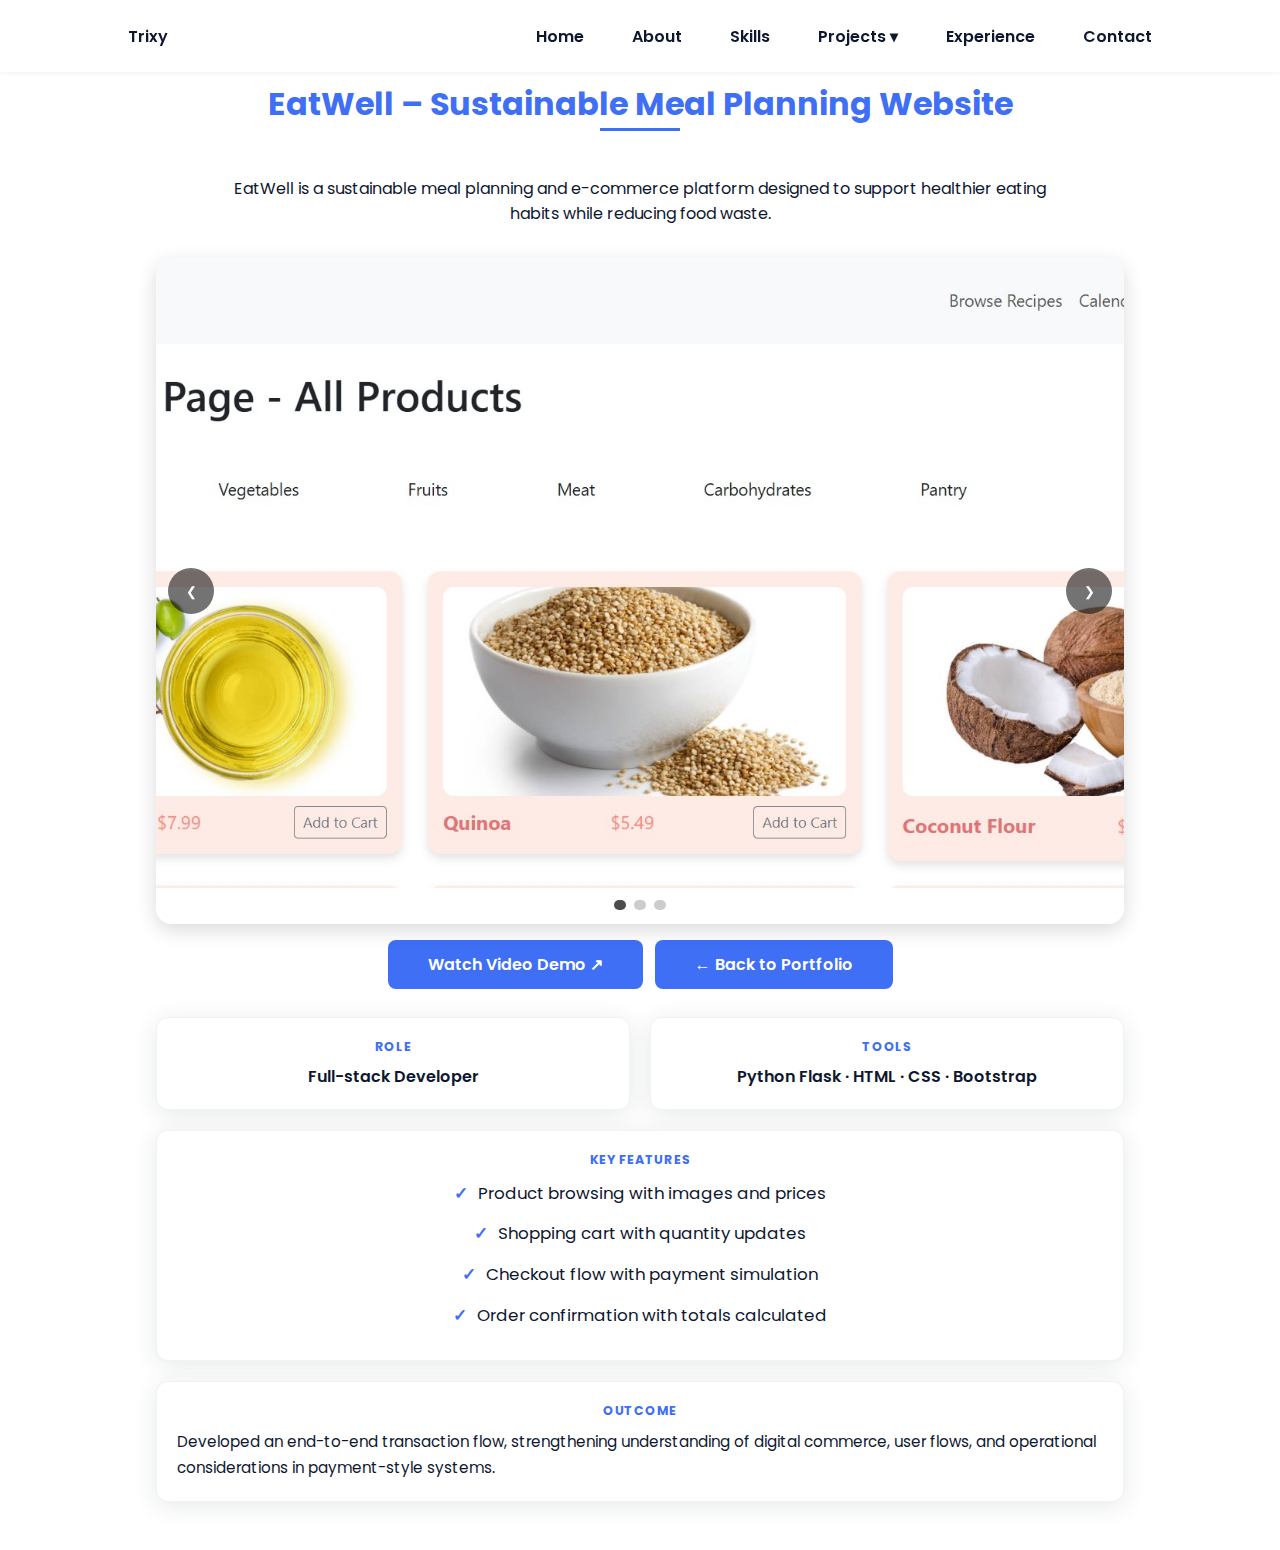
<file: project-eatwell.html>
<!-- =========================
     project-eatwell.html
     (Same layout/UX as PawPals page: navbar + full-slide carousel (auto+manual) + click image new tab + project summary cards)
========================= -->
<!DOCTYPE html>
<html lang="en">
<head>
  <meta charset="UTF-8" />
  <meta name="viewport" content="width=device-width, initial-scale=1" />
  <title>EatWell Project | Trixy Tan</title>

  <link rel="stylesheet" href="assets/css/styles.css" />

  <!-- Boxicons (for navbar toggle icon) -->
  <link href="https://cdn.jsdelivr.net/npm/boxicons@2.0.5/css/boxicons.min.css" rel="stylesheet" />

  <style>
    .project-wrapper{
      max-width: 1000px;
      margin: auto;
      text-align: center;
      padding: 0 16px;
    }

    /* --- CAROUSEL (auto + manual) --- */
    .carousel{
      position: relative;
      width: 100%;
      max-width: 980px;
      margin: 2rem auto 1rem;
      overflow: hidden;
      border-radius: 1rem;
      box-shadow: 0 6px 20px rgba(0,0,0,0.15);
      background: #fff;
    }

    .carousel__viewport{
      width: 100%;
      height: clamp(320px, 70vh, 680px);
    }

    .slides{
      display: flex;
      height: 100%;
      transition: transform 450ms ease;
      will-change: transform;
    }

    .slide{
      flex: 0 0 100%;
      height: 100%;
      position: relative;
    }

    .slide a{
      display: block;
      width: 100%;
      height: 100%;
    }

    /* fill the slide */
    .slide img{
      width: 100%;
      height: 100%;
      object-fit: cover;
      object-position: center;
      display: block;
    }

    .slide::after{
      content: "Click to view full image ↗";
      position: absolute;
      right: 14px;
      bottom: 14px;
      padding: 8px 10px;
      border-radius: 999px;
      background: rgba(0,0,0,0.55);
      color: #fff;
      font-size: 0.85rem;
      pointer-events: none;
      opacity: 0;
      transform: translateY(4px);
      transition: 180ms ease;
    }
    .carousel:hover .slide::after{ opacity: 1; transform: translateY(0); }

    .carousel__btn{
      position: absolute;
      top: 50%;
      transform: translateY(-50%);
      width: 46px;
      height: 46px;
      border: none;
      border-radius: 999px;
      background: rgba(0,0,0,0.55);
      color: #fff;
      cursor: pointer;
      display: grid;
      place-items: center;
      z-index: 3;
    }
    .carousel__btn:hover{ background: rgba(0,0,0,0.75); }
    .carousel__btn:active{ transform: translateY(-50%) scale(0.98); }
    .carousel__btn.prev{ left: 12px; }
    .carousel__btn.next{ right: 12px; }

    .carousel__dots{
      display: flex;
      gap: 8px;
      justify-content: center;
      padding: 12px 0 14px;
      background: #fff;
    }
    .dot{
      width: 10px;
      height: 10px;
      border-radius: 999px;
      border: none;
      background: rgba(0,0,0,0.2);
      cursor: pointer;
    }
    .dot.active{ background: rgba(0,0,0,0.7); }

    .project-actions{
      display: flex;
      justify-content: center;
      gap: 12px;
      flex-wrap: wrap;
      margin: 10px 0 28px;
    }

    /* Summary cards */
    .project-summary{
      display: grid;
      grid-template-columns: repeat(2, 1fr);
      gap: 1.25rem;
      margin-top: 1.5rem;
      text-align: left;
    }
    .project-card{
      background: #fff;
      border-radius: .75rem;
      padding: 1.25rem 1.25rem;
      box-shadow: 0px 4px 25px rgba(14, 36, 49, 0.10);
      border: 1px solid rgba(14, 36, 49, 0.06);
    }
    .project-card--wide{ grid-column: span 2; }

    .project-card__label{
      font-size: .78rem;
      font-weight: 700;
      letter-spacing: .06em;
      text-transform: uppercase;
      color: var(--first-color);
      margin-bottom: .55rem;
      text-align: center;
    }
    .project-card__value{
      font-size: 1rem;
      font-weight: 600;
      color: var(--second-color);
      line-height: 1.5;
      text-align: center;
    }
    .project-card__text{
      font-size: .95rem;
      line-height: 1.7;
      color: var(--second-color);
      text-align: left;
    }

    /* Centered checklist with ticks */
    .project-card__list{
      list-style: none;
      padding-left: 0;
      margin: 0;
    }
    .project-card__list li{
      display: flex;
      justify-content: center;
      align-items: center;
      gap: 0.6rem;
      font-size: 1.05rem;
      line-height: 1.85;
      margin-bottom: 0.6rem;
      text-align: center;
    }
    .project-card__list li::before{
      content: "✓";
      color: var(--first-color);
      font-weight: 700;
      flex-shrink: 0;
    }

    @media screen and (max-width: 576px){
      .project-summary{ grid-template-columns: 1fr; }
      .project-card--wide{ grid-column: auto; }
    }
  </style>
</head>

<body>
  <!-- NAVBAR (same as index, links back to index sections) -->
  <header class="l-header">
    <nav class="nav bd-grid">
      <div>
        <a href="index.html#home" class="nav__logo">Trixy</a>
      </div>

      <div class="nav__menu" id="nav-menu">
        <ul class="nav__list">
          <li class="nav__item"><a href="index.html#home" class="nav__link">Home</a></li>
          <li class="nav__item"><a href="index.html#about" class="nav__link">About</a></li>
          <li class="nav__item"><a href="index.html#skills" class="nav__link">Skills</a></li>

          <li class="nav__item nav__dropdown">
            <a href="index.html#projects" class="nav__link">Projects ▾</a>
            <ul class="nav__dropdown-menu">
              <li><a href="index.html#project1" class="nav__dropdown-link">EatWell</a></li>
              <li><a href="index.html#project2" class="nav__dropdown-link">Velvet Oasis Hotel</a></li>
              <li><a href="index.html#project3" class="nav__dropdown-link">Pawpals Website</a></li>
            </ul>
          </li>

          <li class="nav__item"><a href="index.html#work" class="nav__link">Experience</a></li>
          <li class="nav__item"><a href="index.html#contact" class="nav__link">Contact</a></li>
        </ul>
      </div>

      <div class="nav__toggle" id="nav-toggle">
        <i class="bx bx-menu"></i>
      </div>
    </nav>
  </header>

  <main class="l-main">
    <section class="section">
      <div class="project-wrapper">

        <h2 class="section-title">EatWell – Sustainable Meal Planning Website</h2>

        <p class="about__text" style="max-width: 820px; margin: 0 auto;">
          EatWell is a sustainable meal planning and e-commerce platform designed to support healthier eating habits while reducing food waste.
        </p>

        <!-- CAROUSEL -->
        <div class="carousel" id="carousel" aria-label="EatWell images carousel">
          <button class="carousel__btn prev" type="button" aria-label="Previous image">&#10094;</button>

          <div class="carousel__viewport">
            <div class="slides" id="slides">
              <div class="slide">
                <a href="assets/img/shopping cart.jpg" target="_blank" rel="noopener noreferrer" aria-label="Open full image: EatWell shopping page">
                  <img src="assets/img/shopping cart.jpg" alt="EatWell shopping page">
                </a>
              </div>
              <div class="slide">
                <a href="assets/img/checkout.jpg" target="_blank" rel="noopener noreferrer" aria-label="Open full image: EatWell cart page">
                  <img src="assets/img/checkout.jpg" alt="EatWell cart page">
                </a>
              </div>
              <div class="slide">
                <a href="assets/img/checkout page.jpg" target="_blank" rel="noopener noreferrer" aria-label="Open full image: EatWell order confirmation">
                  <img src="assets/img/checkout page.jpg" alt="EatWell order confirmation">
                </a>
              </div>
            </div>
          </div>

          <button class="carousel__btn next" type="button" aria-label="Next image">&#10095;</button>
          <div class="carousel__dots" id="dots" aria-label="Carousel navigation dots"></div>
        </div>

        <!-- Buttons under carousel -->
        <div class="project-actions">
          <!-- Put your EatWell deployed link here if you have one -->
         <a class="button" href="assets/vides/eatwelldemo.mp4" target="_blank" rel="noopener noreferrer">
  Watch Video Demo ↗
</a>


          <a href="index.html#projects" class="button secondary">
            ← Back to Portfolio
          </a>
        </div>

        <!-- SUMMARY CARDS -->
        <div class="project-summary">
          <div class="project-card">
            <div class="project-card__label">Role</div>
            <div class="project-card__value">Full-stack Developer</div>
          </div>

          <div class="project-card">
            <div class="project-card__label">Tools</div>
            <div class="project-card__value">Python Flask · HTML · CSS · Bootstrap</div>
          </div>

          <div class="project-card project-card--wide">
            <div class="project-card__label">Key Features</div>
            <ul class="project-card__list">
              <li>Product browsing with images and prices</li>
              <li>Shopping cart with quantity updates</li>
              <li>Checkout flow with payment simulation</li>
              <li>Order confirmation with totals calculated</li>
            </ul>
          </div>

          <div class="project-card project-card--wide">
            <div class="project-card__label">Outcome</div>
            <p class="project-card__text">
              Developed an end-to-end transaction flow, strengthening understanding of digital commerce,
              user flows, and operational considerations in payment-style systems.
            </p>
          </div>
        </div>

      </div>
    </section>
  </main>

  <script>
    // Mobile nav toggle (same behavior as index)
    const navMenu = document.getElementById("nav-menu");
    const navToggle = document.getElementById("nav-toggle");
    if (navToggle && navMenu) {
      navToggle.addEventListener("click", () => navMenu.classList.toggle("show"));
    }

    // Carousel logic (auto + manual)
    const carousel = document.getElementById("carousel");
    const slidesEl = document.getElementById("slides");
    const total = slidesEl.children.length;

    const prevBtn = carousel.querySelector(".carousel__btn.prev");
    const nextBtn = carousel.querySelector(".carousel__btn.next");
    const dotsEl = document.getElementById("dots");

    let index = 0;
    const AUTOPLAY_MS = 3500;
    let timer = null;

    const dots = [];
    for (let i = 0; i < total; i++) {
      const b = document.createElement("button");
      b.className = "dot" + (i === 0 ? " active" : "");
      b.type = "button";
      b.setAttribute("aria-label", "Go to image " + (i + 1));
      b.addEventListener("click", () => {
        goTo(i);
        restartAutoplay();
      });
      dotsEl.appendChild(b);
      dots.push(b);
    }

    function update() {
      slidesEl.style.transform = `translateX(-${index * 100}%)`;
      dots.forEach((d, i) => d.classList.toggle("active", i === index));
    }
    function goTo(i) {
      index = (i + total) % total;
      update();
    }
    function next() { goTo(index + 1); }
    function prev() { goTo(index - 1); }

    prevBtn.addEventListener("click", () => { prev(); restartAutoplay(); });
    nextBtn.addEventListener("click", () => { next(); restartAutoplay(); });

    document.addEventListener("keydown", (e) => {
      if (e.key === "ArrowLeft") { prev(); restartAutoplay(); }
      if (e.key === "ArrowRight") { next(); restartAutoplay(); }
    });

    function startAutoplay() {
      stopAutoplay();
      timer = setInterval(next, AUTOPLAY_MS);
    }
    function stopAutoplay() {
      if (timer) clearInterval(timer);
      timer = null;
    }
    function restartAutoplay() { startAutoplay(); }

    carousel.addEventListener("mouseenter", stopAutoplay);
    carousel.addEventListener("mouseleave", startAutoplay);
    carousel.addEventListener("focusin", stopAutoplay);
    carousel.addEventListener("focusout", startAutoplay);

    update();
    startAutoplay();
  </script>
</body>
</html>
</file>
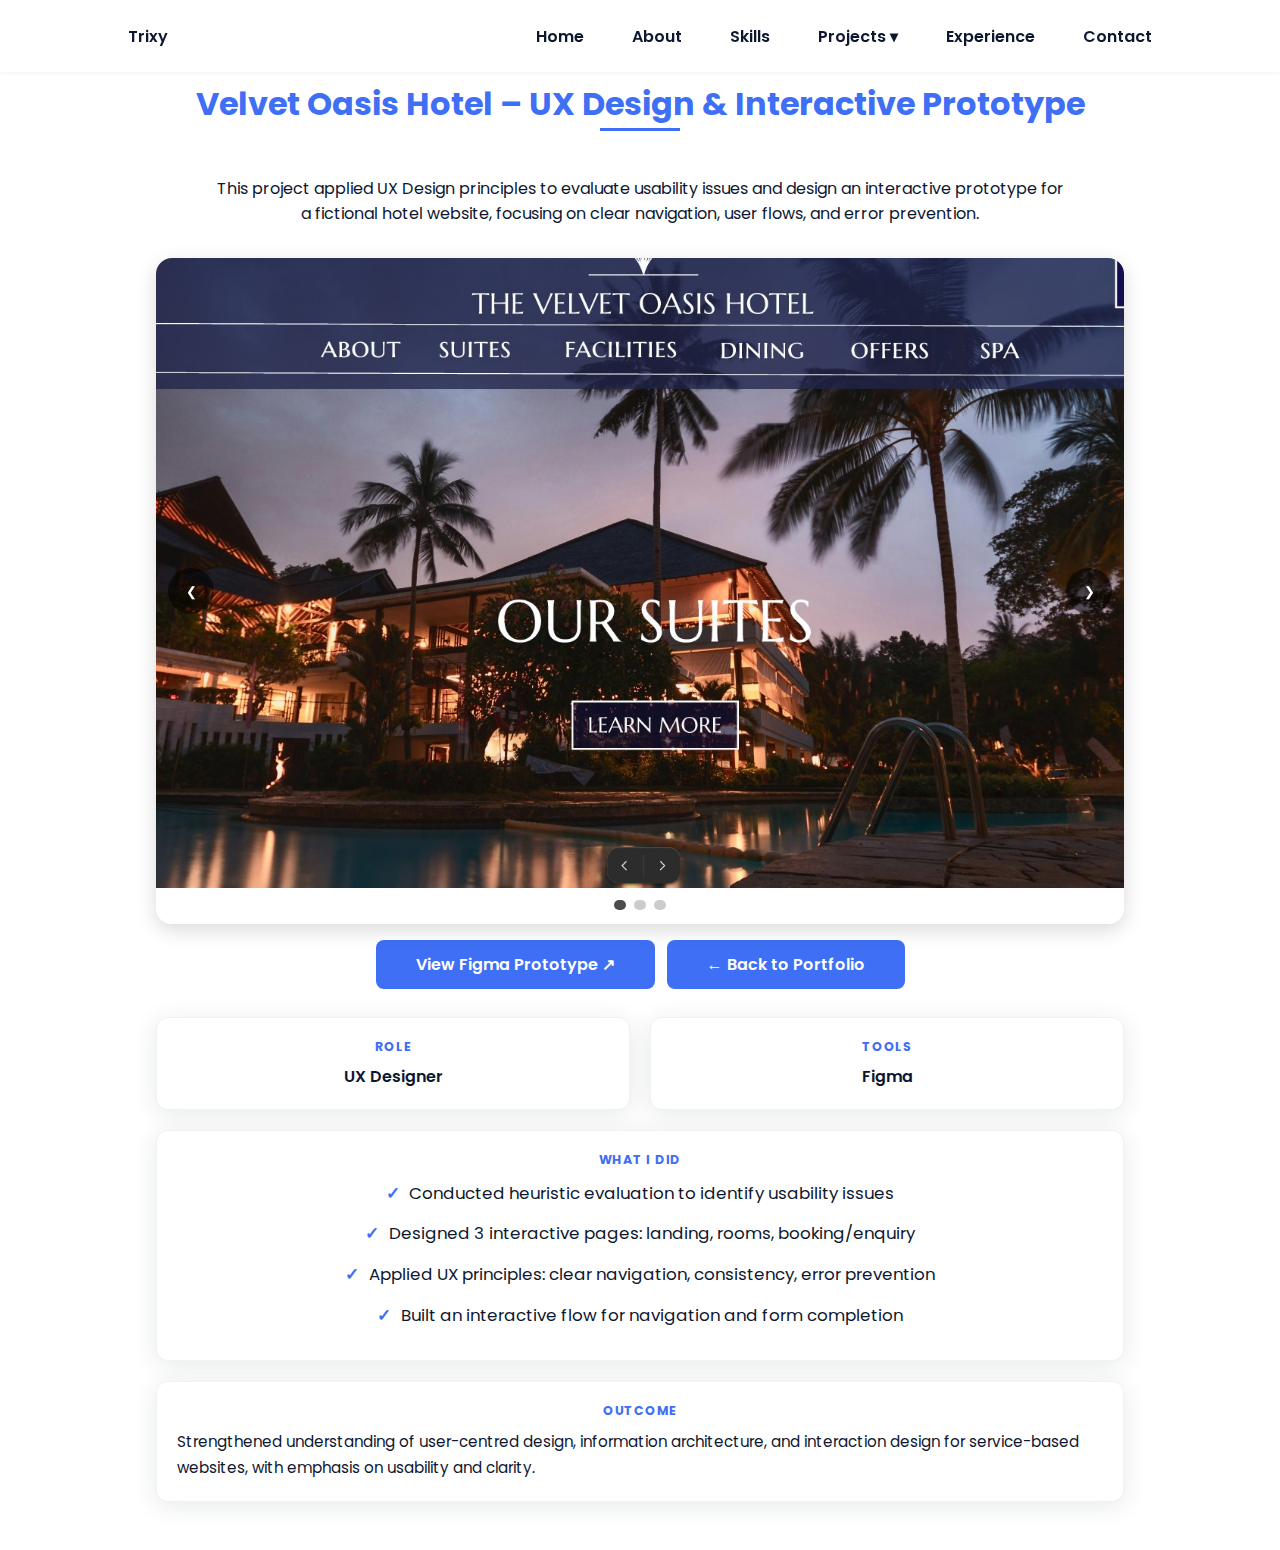
<file: project-ux.html>
<!-- =========================
     project-ux.html
     (Same layout/UX as PawPals page: navbar + full-slide carousel (auto+manual) + click image new tab + project summary cards)
========================= -->
<!DOCTYPE html>
<html lang="en">
<head>
  <meta charset="UTF-8" />
  <meta name="viewport" content="width=device-width, initial-scale=1" />
  <title>Velvet Oasis Hotel UX Project | Trixy Tan</title>

  <link rel="stylesheet" href="assets/css/styles.css" />

  <!-- Boxicons (for navbar toggle icon) -->
  <link href="https://cdn.jsdelivr.net/npm/boxicons@2.0.5/css/boxicons.min.css" rel="stylesheet" />

  <style>
    .project-wrapper{
      max-width: 1000px;
      margin: auto;
      text-align: center;
      padding: 0 16px;
    }

    /* --- CAROUSEL (auto + manual) --- */
    .carousel{
      position: relative;
      width: 100%;
      max-width: 980px;
      margin: 2rem auto 1rem;
      overflow: hidden;
      border-radius: 1rem;
      box-shadow: 0 6px 20px rgba(0,0,0,0.15);
      background: #fff;
    }

    .carousel__viewport{
      width: 100%;
      height: clamp(320px, 70vh, 680px);
    }

    .slides{
      display: flex;
      height: 100%;
      transition: transform 450ms ease;
      will-change: transform;
    }

    .slide{
      flex: 0 0 100%;
      height: 100%;
      position: relative;
    }

    .slide a{
      display: block;
      width: 100%;
      height: 100%;
    }

    .slide img{
      width: 100%;
      height: 100%;
      object-fit: cover;
      object-position: center;
      display: block;
    }

    .slide::after{
      content: "Click to view full image ↗";
      position: absolute;
      right: 14px;
      bottom: 14px;
      padding: 8px 10px;
      border-radius: 999px;
      background: rgba(0,0,0,0.55);
      color: #fff;
      font-size: 0.85rem;
      pointer-events: none;
      opacity: 0;
      transform: translateY(4px);
      transition: 180ms ease;
    }
    .carousel:hover .slide::after{ opacity: 1; transform: translateY(0); }

    .carousel__btn{
      position: absolute;
      top: 50%;
      transform: translateY(-50%);
      width: 46px;
      height: 46px;
      border: none;
      border-radius: 999px;
      background: rgba(0,0,0,0.55);
      color: #fff;
      cursor: pointer;
      display: grid;
      place-items: center;
      z-index: 3;
    }
    .carousel__btn:hover{ background: rgba(0,0,0,0.75); }
    .carousel__btn:active{ transform: translateY(-50%) scale(0.98); }
    .carousel__btn.prev{ left: 12px; }
    .carousel__btn.next{ right: 12px; }

    .carousel__dots{
      display: flex;
      gap: 8px;
      justify-content: center;
      padding: 12px 0 14px;
      background: #fff;
    }
    .dot{
      width: 10px;
      height: 10px;
      border-radius: 999px;
      border: none;
      background: rgba(0,0,0,0.2);
      cursor: pointer;
    }
    .dot.active{ background: rgba(0,0,0,0.7); }

    .project-actions{
      display: flex;
      justify-content: center;
      gap: 12px;
      flex-wrap: wrap;
      margin: 10px 0 28px;
    }

    /* Summary cards */
    .project-summary{
      display: grid;
      grid-template-columns: repeat(2, 1fr);
      gap: 1.25rem;
      margin-top: 1.5rem;
      text-align: left;
    }
    .project-card{
      background: #fff;
      border-radius: .75rem;
      padding: 1.25rem 1.25rem;
      box-shadow: 0px 4px 25px rgba(14, 36, 49, 0.10);
      border: 1px solid rgba(14, 36, 49, 0.06);
    }
    .project-card--wide{ grid-column: span 2; }

    .project-card__label{
      font-size: .78rem;
      font-weight: 700;
      letter-spacing: .06em;
      text-transform: uppercase;
      color: var(--first-color);
      margin-bottom: .55rem;
      text-align: center;
    }
    .project-card__value{
      font-size: 1rem;
      font-weight: 600;
      color: var(--second-color);
      line-height: 1.5;
      text-align: center;
    }
    .project-card__text{
      font-size: .95rem;
      line-height: 1.7;
      color: var(--second-color);
      text-align: left;
    }

    /* Centered checklist with ticks */
    .project-card__list{
      list-style: none;
      padding-left: 0;
      margin: 0;
    }
    .project-card__list li{
      display: flex;
      justify-content: center;
      align-items: center;
      gap: 0.6rem;
      font-size: 1.05rem;
      line-height: 1.85;
      margin-bottom: 0.6rem;
      text-align: center;
    }
    .project-card__list li::before{
      content: "✓";
      color: var(--first-color);
      font-weight: 700;
      flex-shrink: 0;
    }

    @media screen and (max-width: 576px){
      .project-summary{ grid-template-columns: 1fr; }
      .project-card--wide{ grid-column: auto; }
    }
  </style>
</head>

<body>
  <!-- NAVBAR -->
  <header class="l-header">
    <nav class="nav bd-grid">
      <div>
        <a href="index.html#home" class="nav__logo">Trixy</a>
      </div>

      <div class="nav__menu" id="nav-menu">
        <ul class="nav__list">
          <li class="nav__item"><a href="index.html#home" class="nav__link">Home</a></li>
          <li class="nav__item"><a href="index.html#about" class="nav__link">About</a></li>
          <li class="nav__item"><a href="index.html#skills" class="nav__link">Skills</a></li>

          <li class="nav__item nav__dropdown">
            <a href="index.html#projects" class="nav__link">Projects ▾</a>
            <ul class="nav__dropdown-menu">
              <li><a href="index.html#project1" class="nav__dropdown-link">Eatwell</a></li>
              <li><a href="index.html#project2" class="nav__dropdown-link">Velvet Oasis Hotel</a></li>
              <li><a href="index.html#project3" class="nav__dropdown-link">Pawpals Website</a></li>
            </ul>
          </li>

          <li class="nav__item"><a href="index.html#work" class="nav__link">Experience</a></li>
          <li class="nav__item"><a href="index.html#contact" class="nav__link">Contact</a></li>
        </ul>
      </div>

      <div class="nav__toggle" id="nav-toggle">
        <i class="bx bx-menu"></i>
      </div>
    </nav>
  </header>

  <main class="l-main">
    <section class="section">
      <div class="project-wrapper">

        <h2 class="section-title">Velvet Oasis Hotel – UX Design & Interactive Prototype</h2>

        <p class="about__text" style="max-width: 860px; margin: 0 auto;">
          This project applied UX Design principles to evaluate usability issues and design an interactive prototype
          for a fictional hotel website, focusing on clear navigation, user flows, and error prevention.
        </p>

        <!-- CAROUSEL -->
        <div class="carousel" id="carousel" aria-label="Velvet Oasis images carousel">
          <button class="carousel__btn prev" type="button" aria-label="Previous image">&#10094;</button>

          <div class="carousel__viewport">
            <div class="slides" id="slides">
              <div class="slide">
                <a href="assets/img/suites.jpg" target="_blank" rel="noopener noreferrer" aria-label="Open full image: Hotel landing page">
                  <img src="assets/img/suites.jpg" alt="Hotel landing page">
                </a>
              </div>
              <div class="slide">
                <a href="assets/img/suitespage.jpg" target="_blank" rel="noopener noreferrer" aria-label="Open full image: Rooms and facilities page">
                  <img src="assets/img/suitespage.jpg" alt="Rooms and facilities page">
                </a>
              </div>
              <div class="slide">
                <a href="assets/img/Facilities booking .jpg" target="_blank" rel="noopener noreferrer" aria-label="Open full image: Booking and enquiry form">
                  <img src="assets/img/Facilities booking .jpg" alt="Booking and enquiry form">
                </a>
              </div>
            </div>
          </div>

          <button class="carousel__btn next" type="button" aria-label="Next image">&#10095;</button>
          <div class="carousel__dots" id="dots" aria-label="Carousel navigation dots"></div>
        </div>

        <!-- Buttons under carousel -->
        <div class="project-actions">
          <!-- Put your Figma prototype link here -->
          <a class="button"
   href="https://www.figma.com/proto/I9ZI6Ey58xj0fZVEqRUDHS/Hotel-Website?node-id=247-2015&starting-point-node-id=247%3A320"
   target="_blank"
   rel="noopener noreferrer">
  View Figma Prototype ↗
</a>


          <a href="index.html#projects" class="button secondary">
            ← Back to Portfolio
          </a>
        </div>

        <!-- SUMMARY CARDS -->
        <div class="project-summary">
          <div class="project-card">
            <div class="project-card__label">Role</div>
            <div class="project-card__value">UX Designer</div>
          </div>

          <div class="project-card">
            <div class="project-card__label">Tools</div>
            <div class="project-card__value">Figma</div>
          </div>

          <div class="project-card project-card--wide">
            <div class="project-card__label">What I Did</div>
            <ul class="project-card__list">
              <li>Conducted heuristic evaluation to identify usability issues</li>
              <li>Designed 3 interactive pages: landing, rooms, booking/enquiry</li>
              <li>Applied UX principles: clear navigation, consistency, error prevention</li>
              <li>Built an interactive flow for navigation and form completion</li>
            </ul>
          </div>

          <div class="project-card project-card--wide">
            <div class="project-card__label">Outcome</div>
            <p class="project-card__text">
              Strengthened understanding of user-centred design, information architecture, and interaction design
              for service-based websites, with emphasis on usability and clarity.
            </p>
          </div>
        </div>

      </div>
    </section>
  </main>

  <script>
    // Mobile nav toggle
    const navMenu = document.getElementById("nav-menu");
    const navToggle = document.getElementById("nav-toggle");
    if (navToggle && navMenu) {
      navToggle.addEventListener("click", () => navMenu.classList.toggle("show"));
    }

    // Carousel logic (auto + manual)
    const carousel = document.getElementById("carousel");
    const slidesEl = document.getElementById("slides");
    const total = slidesEl.children.length;

    const prevBtn = carousel.querySelector(".carousel__btn.prev");
    const nextBtn = carousel.querySelector(".carousel__btn.next");
    const dotsEl = document.getElementById("dots");

    let index = 0;
    const AUTOPLAY_MS = 3500;
    let timer = null;

    const dots = [];
    for (let i = 0; i < total; i++) {
      const b = document.createElement("button");
      b.className = "dot" + (i === 0 ? " active" : "");
      b.type = "button";
      b.setAttribute("aria-label", "Go to image " + (i + 1));
      b.addEventListener("click", () => {
        goTo(i);
        restartAutoplay();
      });
      dotsEl.appendChild(b);
      dots.push(b);
    }

    function update() {
      slidesEl.style.transform = `translateX(-${index * 100}%)`;
      dots.forEach((d, i) => d.classList.toggle("active", i === index));
    }
    function goTo(i) {
      index = (i + total) % total;
      update();
    }
    function next() { goTo(index + 1); }
    function prev() { goTo(index - 1); }

    prevBtn.addEventListener("click", () => { prev(); restartAutoplay(); });
    nextBtn.addEventListener("click", () => { next(); restartAutoplay(); });

    document.addEventListener("keydown", (e) => {
      if (e.key === "ArrowLeft") { prev(); restartAutoplay(); }
      if (e.key === "ArrowRight") { next(); restartAutoplay(); }
    });

    function startAutoplay() {
      stopAutoplay();
      timer = setInterval(next, AUTOPLAY_MS);
    }
    function stopAutoplay() {
      if (timer) clearInterval(timer);
      timer = null;
    }
    function restartAutoplay() { startAutoplay(); }

    carousel.addEventListener("mouseenter", stopAutoplay);
    carousel.addEventListener("mouseleave", startAutoplay);
    carousel.addEventListener("focusin", stopAutoplay);
    carousel.addEventListener("focusout", startAutoplay);

    update();
    startAutoplay();
  </script>
</body>
</html>
</file>
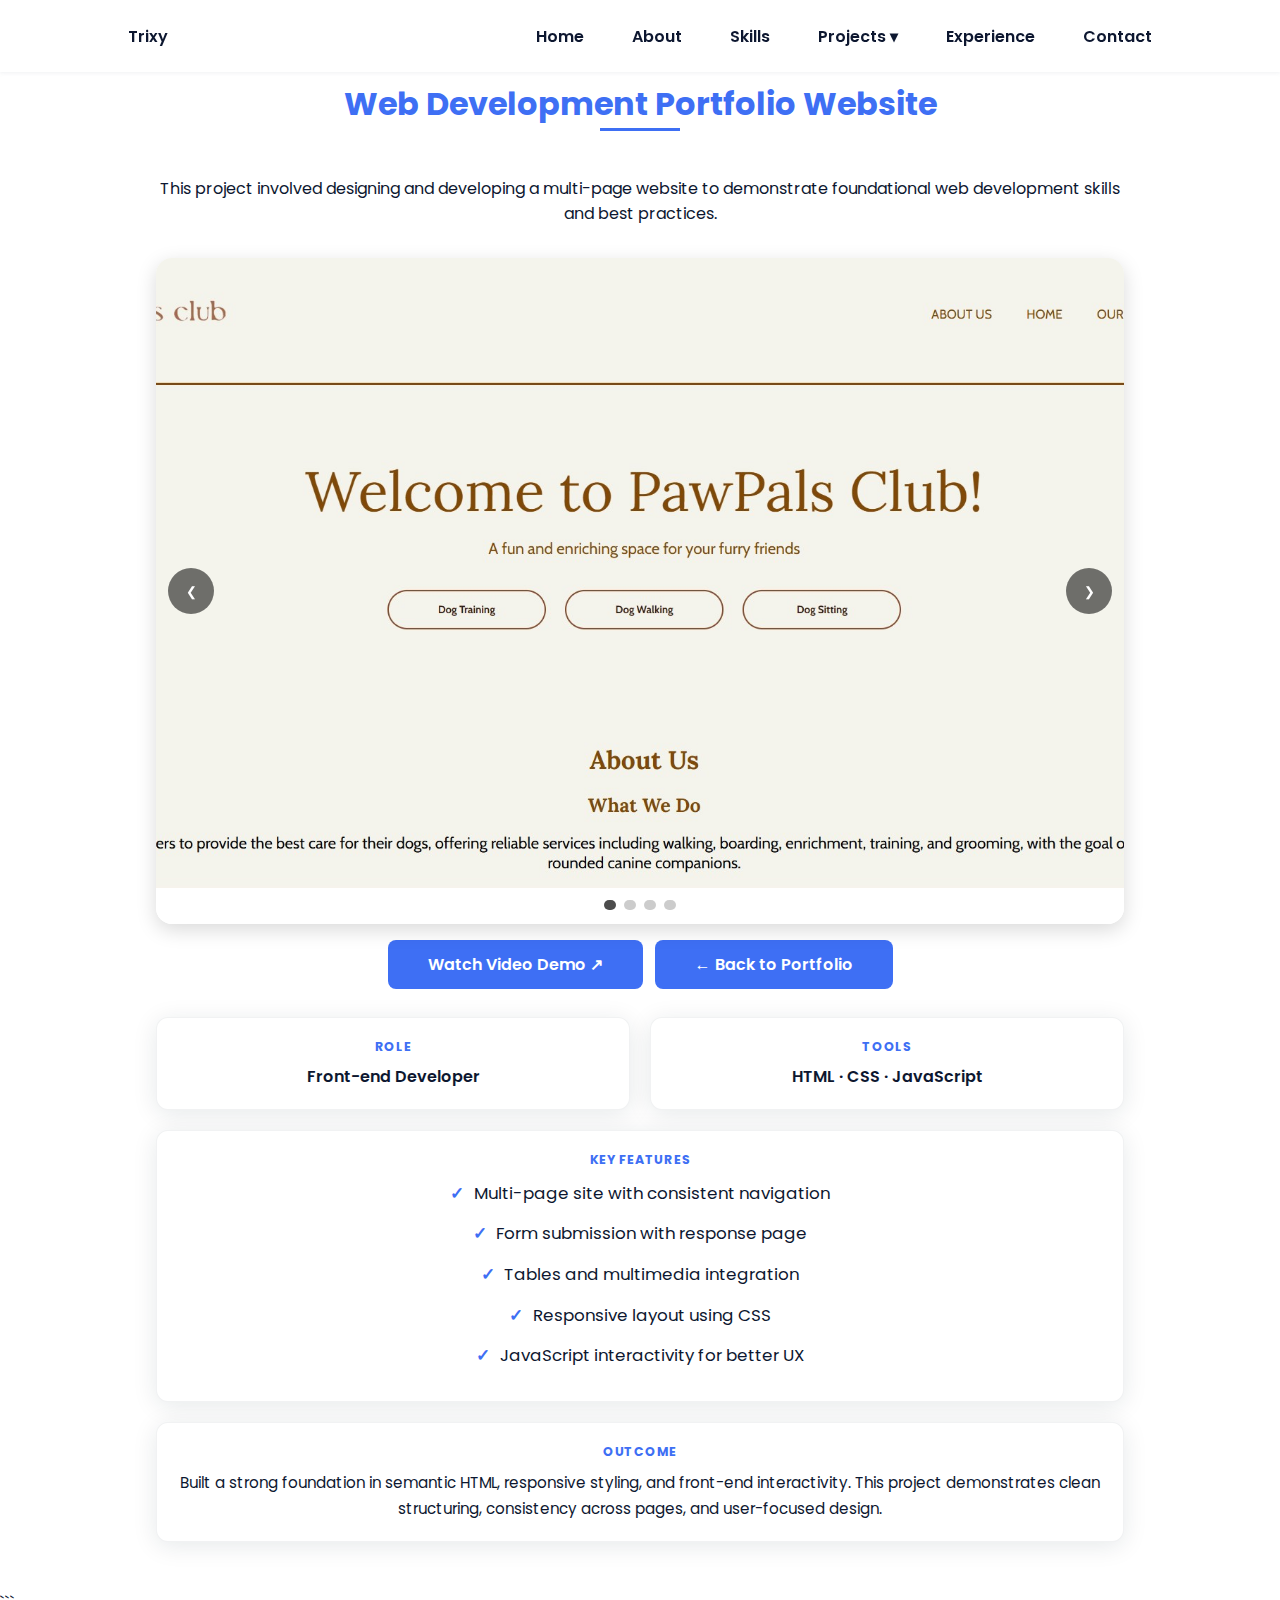
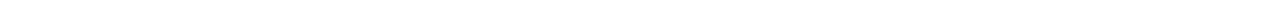
<file: project-webdev.html>
<!DOCTYPE html>
<html lang="en">
<head>
  <meta charset="UTF-8" />
  <meta name="viewport" content="width=device-width, initial-scale=1" />
  <title>Web Development Portfolio Project | Trixy Tan</title>
  <link rel="stylesheet" href="assets/css/styles.css" />

  <style>
    .project-wrapper{
      max-width: 1000px;
      margin: auto;
      text-align: center;
      padding: 0 16px;
    }

    /* --- CAROUSEL (auto + manual) --- */
    .carousel{
      position: relative;
      width: 100%;
      max-width: 980px;
      margin: 2rem auto 1rem;
      overflow: hidden;
      border-radius: 1rem;
      box-shadow: 0 6px 20px rgba(0,0,0,0.15);
      background: #fff;
    }

    /* fits screen nicely (taller than before) */
    .carousel__viewport{
      width: 100%;
      height: clamp(320px, 70vh, 680px);
    }

    .slides{
      display: flex;
      height: 100%;
      transition: transform 450ms ease;
      will-change: transform;
    }

    .slide{
      flex: 0 0 100%;
      height: 100%;
      position: relative;
    }

    /* click-to-open wrapper */
    .slide a{
      display: block;
      width: 100%;
      height: 100%;
    }

    /* FILL the whole slide (no letterboxing) */
    .slide img{
      width: 100%;
      height: 100%;
      object-fit: cover;     /* key change */
      object-position: center;
      display: block;
    }

    /* Optional subtle "click to view" hint */
    .slide::after{
      content: "Click to view full image ↗";
      position: absolute;
      right: 14px;
      bottom: 14px;
      padding: 8px 10px;
      border-radius: 999px;
      background: rgba(0,0,0,0.55);
      color: #fff;
      font-size: 0.85rem;
      pointer-events: none;
      opacity: 0;
      transform: translateY(4px);
      transition: 180ms ease;
    }
    .carousel:hover .slide::after{ opacity: 1; transform: translateY(0); }

    .carousel__btn{
      position: absolute;
      top: 50%;
      transform: translateY(-50%);
      width: 46px;
      height: 46px;
      border: none;
      border-radius: 999px;
      background: rgba(0,0,0,0.55);
      color: #fff;
      cursor: pointer;
      display: grid;
      place-items: center;
      z-index: 3;
    }
    .carousel__btn:hover{ background: rgba(0,0,0,0.75); }
    .carousel__btn:active{ transform: translateY(-50%) scale(0.98); }
    .carousel__btn.prev{ left: 12px; }
    .carousel__btn.next{ right: 12px; }

    .carousel__dots{
      display: flex;
      gap: 8px;
      justify-content: center;
      padding: 12px 0 14px;
      background: #fff;
    }
    .dot{
      width: 10px;
      height: 10px;
      border-radius: 999px;
      border: none;
      background: rgba(0,0,0,0.2);
      cursor: pointer;
    }
    .dot.active{ background: rgba(0,0,0,0.7); }

    .project-actions{
      display: flex;
      justify-content: center;
      gap: 12px;
      flex-wrap: wrap;
      margin: 10px 0 28px;
    }

    .project-details{
      text-align: left;
      margin-top: 1.5rem;
    }
    .project-details ul{ margin-left: 1.2rem; }

    /* If you don’t have a .button style in styles.css, uncomment this
    .button{
      display: inline-block;
      padding: 12px 18px;
      border-radius: 10px;
      text-decoration: none;
      background: #111;
      color: #fff;
      font-weight: 600;
    }
    .button.secondary{ background:#eee; color:#111; }
    */

    /* Centered checklist with ticks */
.project-card__list{
  list-style: none;
  padding-left: 0;
  margin: 0;
}
.project-card__list li{
  display: flex;
  justify-content: center;
  align-items: center;
  gap: 0.6rem;
  font-size: 1.05rem;
  line-height: 1.85;
  margin-bottom: 0.6rem;
  text-align: center;
}
.project-card__list li::before{
  content: "✓";
  color: var(--first-color);
  font-weight: 700;
  flex-shrink: 0;
}

  </style>
</head>
<header class="l-header">
  <nav class="nav bd-grid">
    <div>
      <a href="index.html#home" class="nav__logo">Trixy</a>
    </div>

    <div class="nav__menu" id="nav-menu">
      <ul class="nav__list">
        <li class="nav__item"><a href="index.html#home" class="nav__link">Home</a></li>
        <li class="nav__item"><a href="index.html#about" class="nav__link">About</a></li>
        <li class="nav__item"><a href="index.html#skills" class="nav__link">Skills</a></li>

        <li class="nav__item nav__dropdown">
          <a href="index.html#projects" class="nav__link">Projects ▾</a>
          <ul class="nav__dropdown-menu">
            <li><a href="index.html#project1" class="nav__dropdown-link">EatWell</a></li>
            <li><a href="index.html#project2" class="nav__dropdown-link">Velvet Oasis Hotel</a></li>
            <li><a href="index.html#project3" class="nav__dropdown-link">Pawpals Website</a></li>
          </ul>
        </li>

        <li class="nav__item"><a href="index.html#work" class="nav__link">Experience</a></li>
        <li class="nav__item"><a href="index.html#contact" class="nav__link">Contact</a></li>
      </ul>
    </div>

    <div class="nav__toggle" id="nav-toggle">
      <i class="bx bx-menu"></i>
    </div>
  </nav>
</header>

<body>
<section class="section">
  <div class="project-wrapper">

    <h2 class="section-title">Web Development Portfolio Website</h2>

    <p class="about__text">
      This project involved designing and developing a multi-page website to demonstrate
      foundational web development skills and best practices.
    </p>

    <!-- IMAGE CAROUSEL (auto + manual + clickable images) -->
    <div class="carousel" id="carousel" aria-label="Project images carousel">
      <button class="carousel__btn prev" type="button" aria-label="Previous image">&#10094;</button>

      <div class="carousel__viewport">
        <div class="slides" id="slides">
          <div class="slide">
            <a href="assets/img/pawpals.jpg" target="_blank" rel="noopener noreferrer" aria-label="Open full image: Homepage">
              <img src="assets/img/pawpals.jpg" alt="Homepage">
            </a>
          </div>
          <div class="slide">
            <a href="assets/img/pawpals2.jpg" target="_blank" rel="noopener noreferrer" aria-label="Open full image: Testimonials section">
              <img src="assets/img/pawpals2.jpg" alt="Testimonials section">
            </a>
          </div>
          <div class="slide">
            <a href="assets/img/Dogservices.jpg" target="_blank" rel="noopener noreferrer" aria-label="Open full image: Services section">
              <img src="assets/img/Dogservices.jpg" alt="Services section">
            </a>
          </div>
          <div class="slide">
            <a href="assets/img/dogBooking.jpg" target="_blank" rel="noopener noreferrer" aria-label="Open full image: Booking page">
              <img src="assets/img/dogBooking.jpg" alt="Booking page">
            </a>
          </div>
        </div>
      </div>

      <button class="carousel__btn next" type="button" aria-label="Next image">&#10095;</button>

      <div class="carousel__dots" id="dots" aria-label="Carousel navigation dots"></div>
    </div>

    <!-- Buttons under carousel -->
    <div class="project-actions">
      <!-- Replace href with your real PawPals URL (deployed site / GitHub Pages / Netlify etc.) -->
      <a class="button" href="assets/vides/PAWPALS VID .mp4" target="_blank" rel="noopener noreferrer">
  Watch Video Demo ↗
</a>


      <a href="index.html#projects" class="button secondary">
        ← Back to Portfolio
      </a>
    </div>

   <div class="project-summary">
  <div class="project-card">
    <div class="project-card__label">Role</div>
    <div class="project-card__value">Front-end Developer</div>
  </div>

  <div class="project-card">
    <div class="project-card__label">Tools</div>
    <div class="project-card__value">HTML · CSS · JavaScript</div>
  </div>

  <div class="project-card project-card--wide">
    <div class="project-card__label">Key Features</div>
    <ul class="project-card__list">
      <li>Multi-page site with consistent navigation</li>
      <li>Form submission with response page</li>
      <li>Tables and multimedia integration</li>
      <li>Responsive layout using CSS</li>
      <li>JavaScript interactivity for better UX</li>
    </ul>
  </div>

  <div class="project-card project-card--wide">
    <div class="project-card__label">Outcome</div>
    <p class="project-card__text">
      Built a strong foundation in semantic HTML, responsive styling, and front-end interactivity.
      This project demonstrates clean structuring, consistency across pages, and user-focused design.
    </p>
  </div>
</div>



  </div>
</section>

<script>
  const carousel = document.getElementById("carousel");
  const slidesEl = document.getElementById("slides");
  const total = slidesEl.children.length;

  const prevBtn = document.querySelector(".carousel__btn.prev");
  const nextBtn = document.querySelector(".carousel__btn.next");
  const dotsEl = document.getElementById("dots");

  let index = 0;

  // autoplay settings
  const AUTOPLAY_MS = 3500;
  let timer = null;

  // build dots
  const dots = [];
  for (let i = 0; i < total; i++) {
    const b = document.createElement("button");
    b.className = "dot" + (i === 0 ? " active" : "");
    b.type = "button";
    b.setAttribute("aria-label", "Go to image " + (i + 1));
    b.addEventListener("click", () => {
      goTo(i);
      restartAutoplay();
    });
    dotsEl.appendChild(b);
    dots.push(b);
  }

  function update() {
    slidesEl.style.transform = `translateX(-${index * 100}%)`;
    dots.forEach((d, i) => d.classList.toggle("active", i === index));
  }

  function goTo(i) {
    index = (i + total) % total;
    update();
  }

  function next() { goTo(index + 1); }
  function prev() { goTo(index - 1); }

  prevBtn.addEventListener("click", () => { prev(); restartAutoplay(); });
  nextBtn.addEventListener("click", () => { next(); restartAutoplay(); });

  // keyboard support
  document.addEventListener("keydown", (e) => {
    if (e.key === "ArrowLeft") { prev(); restartAutoplay(); }
    if (e.key === "ArrowRight") { next(); restartAutoplay(); }
  });

  // autoplay controls
  function startAutoplay() {
    stopAutoplay();
    timer = setInterval(next, AUTOPLAY_MS);
  }
  function stopAutoplay() {
    if (timer) clearInterval(timer);
    timer = null;
  }
  function restartAutoplay() {
    startAutoplay();
  }

  // pause autoplay on hover/focus (so user can interact)
  carousel.addEventListener("mouseenter", stopAutoplay);
  carousel.addEventListener("mouseleave", startAutoplay);
  carousel.addEventListener("focusin", stopAutoplay);
  carousel.addEventListener("focusout", startAutoplay);

  // start
  update();
  startAutoplay();
</script>
</body>
</html>
```
</file>
<file: assets/css/styles.css>
@import url("https://fonts.googleapis.com/css2?family=Poppins:wght@400;600;700&display=swap");


:root {
  --header-height: 3rem;
  --font-semi: 600;

 
  --hue-color: 224;
  --first-color: hsl(var(--hue-color), 89%, 60%);
  --second-color: hsl(var(--hue-color), 56%, 12%);

  
  --body-font: "Poppins", sans-serif;
  --big-font-size: 2rem;
  --h2-font-size: 1.25rem;
  --normal-font-size: .938rem;
  --smaller-font-size: .75rem;


  --mb-2: 1rem;
  --mb-4: 2rem;
  --mb-5: 2.5rem;
  --mb-6: 3rem;

 
  --z-back: -10;
  --z-fixed: 100;
}

@media screen and (min-width: 968px) {
  :root {
    --big-font-size: 3.5rem;
    --h2-font-size: 2rem;
    --normal-font-size: 1rem;
    --smaller-font-size: .875rem;
  }
}

/*===== BASE =====*/
*, ::before, ::after { box-sizing: border-box; }

html { scroll-behavior: smooth; }

body{
  margin: var(--header-height) 0 0 0;
  font-family: var(--body-font);
  font-size: var(--normal-font-size);
  color: var(--second-color);
}

h1, h2, p { margin: 0; }

ul{ margin: 0; padding: 0; list-style: none; }

a{ text-decoration: none; }

img{
  max-width: 100%;
  height: auto;
  display: block;
}


.section-title{
  position: relative;
  font-size: var(--h2-font-size);
  color: var(--first-color);
  margin-top: var(--mb-2);
  margin-bottom: var(--mb-4);
  text-align: center;
}
.section-title::after{
  position: absolute;
  content: "";
  width: 64px;
  height: 0.18rem;
  left: 0;
  right: 0;
  margin: auto;
  top: 2rem;
  background-color: var(--first-color);
}

.section{
  padding-top: 3rem;
  padding-bottom: 2rem;
}


.bd-grid{
  max-width: 1024px;
  display: grid;
  margin-left: var(--mb-2);
  margin-right: var(--mb-2);
}

.l-header{
  width: 100%;
  position: fixed;
  top: 0;
  left: 0;
  z-index: var(--z-fixed);
  background-color: #fff;
  box-shadow: 0 1px 4px rgba(146, 161, 176, 0.15);
}


.nav{
  height: var(--header-height);
  display: flex;
  justify-content: space-between;
  align-items: center;
  font-weight: var(--font-semi);
}

@media screen and (max-width: 767px) {
  .nav__menu{
    position: fixed;
    top: var(--header-height);
    right: -100%;
    width: 80%;
    height: 100%;
    padding: 2rem;
    background-color: var(--second-color);
    transition: 0.5s;
  }
}

.nav__item{ margin-bottom: var(--mb-4); }

.nav__link{
  position: relative;
  color: #fff;
}
.nav__link:hover::after{
  position: absolute;
  content: "";
  width: 100%;
  height: 0.18rem;
  left: 0;
  top: 2rem;
  background-color: var(--first-color);
}

.nav__logo{ color: var(--second-color); }

.nav__toggle{
  color: var(--second-color);
  font-size: 1.5rem;
  cursor: pointer;
}

.active-link::after{
  position: absolute;
  content: "";
  width: 100%;
  height: 0.18rem;
  left: 0;
  top: 2rem;
  background-color: var(--first-color);
}

/* Show menu */
.show{ right: 0; }

.home{
  display: grid;
  grid-template-columns: 1.2fr 1fr;
  grid-template-areas:
    "data img"
    "social img";
  align-items: center;
  column-gap: 3rem;
  row-gap: 1.5rem;
  padding: 8rem 0 2rem;
}

.home__data{ grid-area: data; }
.home__social{ grid-area: social; }
.home__img{
  grid-area: img;
  position: relative;    
  width: 100%;
  max-width: 520px;
  justify-self: end;
  align-self: center;
}


.home__blob{
  width: 100%;
  height: auto;
  display: block;
}

.home__img{
  right: auto !important;
  bottom: auto !important;
}

.home__description{
  margin-top: 12px;     
  margin-bottom: 20px;  
  line-height: 1.7;
  max-width: 56ch;
}

.home__social-icon i{
  font-size: 2rem;      
}

.home__social{
  margin-top: 18px;
}
.home__social-icon{
  display: inline-flex;
  align-items: center;
  justify-content: center;
}



.button{
  display: inline-block;
  background-color: var(--first-color);
  color: #fff;
  padding: 0.75rem 2.5rem;
  font-weight: var(--font-semi);
  border-radius: 0.5rem;
  transition: 0.3s;
}
.button:hover{ box-shadow: 0px 10px 36px rgba(0, 0, 0, 0.15); }


.about__container{
  row-gap: 2rem;
  text-align: center;
}
.about__subtitle{ margin-bottom: var(--mb-2); }

.about__img{ justify-self: center; }
.about__img img{
  width: 200px;
  border-radius: 0.5rem;
}


.skills__container{
  row-gap: 2rem;
  text-align: center;
}
.skills__subtitle{ margin-bottom: var(--mb-2); }
.skills__text{ margin-bottom: var(--mb-4); }

.skills__data{
  display: flex;
  align-items: center;
  gap: 1rem;
  position: relative;
  font-weight: var(--font-semi);
  padding: 0.9rem 1rem;
  margin-bottom: var(--mb-4);
  border-radius: 0.75rem;
  box-shadow: 0px 4px 25px rgba(14, 36, 49, 0.12);
  background: #fff;
}

.skills__icon{
  font-size: 2rem;
  margin-right: 0.35rem;
  color: var(--first-color);
}
.skills__icon-img{
  width: 32px;
  height: 32px;
  filter: brightness(0) saturate(100%) invert(32%) sepia(91%) saturate(2116%) hue-rotate(210deg) brightness(102%) contrast(101%);
}


.skills__names i,
.skills__names .fa-python,
.skills__names .fab{
  color: var(--first-color) !important;
}



.skills__names{
  display: flex;
  align-items: center;
  gap: 0.6rem;
  flex: 1;
}


.skills__bar{
  flex: 1;
  height: 0.4rem;
  border-radius: 999px;
  background: rgba(14, 36, 49, 0.10);
  overflow: hidden;
}
.skills__bar::before{
  content: "";
  display: block;
  height: 100%;
  width: var(--pct, 0%);
  background: var(--first-color);
  border-radius: 999px;
}

.skills__percentage{
  min-width: 3ch;
  text-align: right;
}

.skills__img{ border-radius: 0.5rem; }

.skills__grid{
  display: grid;
  grid-template-columns: repeat(2, minmax(0, 1fr));
  gap: 1.25rem;
}

@media screen and (max-width: 768px){
  .skills__grid{
    grid-template-columns: 1fr;
  }
}

.skills__bar::before{
  content: "";
  display: block;
  height: 100%;
  width: var(--pct, 0%);
  background: linear-gradient(90deg, var(--first-color), #6aa9ff);
  border-radius: 999px;
}

.skills__html{ --pct: 85%; }     
.skills__css{ --pct: 80%; }       
.skills__js{ --pct: 65%; }        
.skills__python{ --pct: 70%; }    
.skills__mysql{ --pct: 65%; }     
.skills__tableau{ --pct: 65%; }   




.skills__soft{
  margin-top: 1.25rem;
  padding: 1rem 1.1rem;
  border-radius: 0.9rem;
  background: rgba(14, 36, 49, 0.04);
  border: 1px solid rgba(14, 36, 49, 0.06);
  text-align: left;
}

.skills__soft-title{
  font-weight: 700;
  margin-bottom: 0.75rem;
  color: var(--second-color);
}

.skills__chips{
  display: flex;
  flex-wrap: wrap;
  gap: 0.6rem;
}

.skills__chip{
  display: inline-block;
  padding: 0.45rem 0.85rem;
  border-radius: 999px;
  background: #fff;
  box-shadow: 0px 4px 18px rgba(14, 36, 49, 0.08);
  font-size: 0.95rem;
  color: var(--second-color);
}



.work__container{ row-gap: 2rem; }

.work__img{
  box-shadow: 0px 4px 25px rgba(14, 36, 49, 0.15);
  border-radius: 0.5rem;
  overflow: hidden;
}
.work__img img{ transition: 1s; }
.work__img img:hover{ transform: scale(1.1); }


.contact__input{
  width: 100%;
  font-size: var(--normal-font-size);
  font-weight: var(--font-semi);
  padding: 1rem;
  border-radius: 0.5rem;
  border: 1.5px solid var(--second-color);
  outline: none;
  margin-bottom: var(--mb-4);
}
.contact__button{
  display: block;
  border: none;
  outline: none;
  font-size: var(--normal-font-size);
  cursor: pointer;
  margin-left: auto;
}


.footer{
  background-color: var(--second-color);
  color: #fff;
  text-align: center;
  font-weight: var(--font-semi);
  padding: 2rem 0;
}
.footer__title{
  font-size: 2rem;
  margin-bottom: var(--mb-4);
}
.footer__social{ margin-bottom: var(--mb-4); }
.footer__icon{
  font-size: 1.5rem;
  color: #fff;
  margin: 0 var(--mb-2);
}
.footer__copy{ font-size: var(--smaller-font-size); }


@media screen and (max-width: 320px){
  .home{ row-gap: 2rem; }
}

@media screen and (min-width: 576px){
  .home__social{
    padding-top: 0;
    padding-bottom: 2.5rem;
    flex-direction: row;
    align-self: flex-end;
    gap: 2rem;
  }

  .about__container{
    grid-template-columns: repeat(2, 1fr);
    align-items: center;
    text-align: initial;
  }

 .skills__container{
  grid-template-columns: 1fr;   
}


  .work__container{
    grid-template-columns: repeat(2, 1fr);
    column-gap: 2rem;
    padding-top: 2rem;
  }

  .contact__form{
    width: 360px;
    padding-top: 2rem;
  }
  .contact__container{ justify-items: center; }
}

@media screen and (min-width: 768px){
  body{ margin: 0; }

  .section{
    padding-top: 4rem;
    padding-bottom: 3rem;
  }

  .section-title{ margin-bottom: var(--mb-6); }
  .section-title::after{
    width: 80px;
    top: 3rem;
  }

  .nav{ height: calc(var(--header-height) + 1.5rem); }
  .nav__list{
    display: flex;
    padding-top: 0;
  }
  .nav__item{
    margin-left: var(--mb-6);
    margin-bottom: 0;
  }
  .nav__toggle{ display: none; }
  .nav__link{ color: var(--second-color); }

  .about__container{
    padding-top: 2rem;
    padding-right: 2rem;
  }
  .about__img img{ width: 500px; }

 .skills__container{
  grid-template-columns: 1fr;
  text-align: initial;
}


  .work__container{
    grid-template-columns: repeat(3, 1fr);
    column-gap: 2rem;
  }
}

@media screen and (min-width: 992px){
  .bd-grid{
    margin-left: auto;
    margin-right: auto;
  }
}


.nav__dropdown{
  position: relative;
}


.nav__dropdown-menu{
  position: absolute;
  top: 2.5rem;
  left: 0;
  min-width: 240px;            
  background: #fff;
  padding: 0.75rem 0;           
  border-radius: 0.75rem;
  box-shadow: 0 6px 25px rgba(0,0,0,0.15);
  display: none;
  z-index: 999;
}


.nav__dropdown:hover .nav__dropdown-menu{
  display: block;
}


.nav__dropdown-link{
  display: block;
  padding: 0.6rem 1.5rem;        
  color: var(--second-color);
  font-size: 1rem;
  white-space: nowrap;         
}


.nav__dropdown-link:hover{
  background: rgba(0,0,0,0.06);
}



.project-summary{
  display: grid;
  grid-template-columns: repeat(2, 1fr);
  gap: 1.25rem;
  margin-top: 1.5rem;
}

.project-card{
  background: #fff;
  border-radius: 0.75rem;
  padding: 1.25rem 1.25rem;
  box-shadow: 0px 4px 25px rgba(14, 36, 49, 0.10);
  border: 1px solid rgba(14, 36, 49, 0.06);
}

.project-card--wide{ grid-column: span 2; }

.project-card__label{
  font-size: 0.78rem;
  font-weight: 700;
  letter-spacing: 0.06em;
  text-transform: uppercase;
  color: var(--first-color);
  margin-bottom: 0.55rem;
}

.project-card__value{
  font-size: 1rem;
  font-weight: 600;
  color: var(--second-color);
  line-height: 1.5;
}

.project-card__text{
  font-size: 0.95rem;
  line-height: 1.7;
  color: var(--second-color);
}



@media screen and (max-width: 576px){
  .project-summary{ grid-template-columns: 1fr; }
  .project-card--wide{ grid-column: auto; }
}


.projects-wide{
  width: 100%;
  padding-left: 6vw;
  padding-right: 6vw;
}

.projects-wide .about__container{
  max-width: none;
  margin: 0 auto;
  display: grid;
  grid-template-columns: 1fr 1.25fr;
  align-items: center;
  column-gap: 4rem;
  text-align: left;
}

.projects-wide .about__subtitle{
  font-size: 1.7rem;
  margin-bottom: 1rem;
}

.projects-wide .about__text{
  max-width: 70ch;
  font-size: 1.10rem;
  line-height: 1.9;
  margin-bottom: 1.5rem;
}

.projects-wide .about__img{
  background: transparent !important;
  padding: 0 !important;
  border-radius: 0 !important;
  box-shadow: none !important;
  display: flex;
  justify-content: flex-end;
}

.projects-wide .about__img img{
  width: min(1100px, 100%);
  aspect-ratio: 16 / 9;
  height: auto;
  object-fit: contain;    
  background: #fff;
  display: block;
  margin: 0;
  border: 0 !important;
  border-radius: 0.8rem;
  box-shadow: 0 20px 45px rgba(0,0,0,0.18);
}


.projects-wide .about__container + .about__container{
  margin-top: 5rem;
}

@media screen and (max-width: 900px){
  .projects-wide{
    padding-left: 1.5rem;
    padding-right: 1.5rem;
  }

  .projects-wide .about__container{
    grid-template-columns: 1fr;
    row-gap: 2rem;
    column-gap: 0;
  }

  .projects-wide .about__img{
    justify-content: center;
  }

  .projects-wide .about__img img{
    width: 100%;
    max-width: 100%;
  }
}


#work .experience-wide{
  width: 100%;
  max-width: none;
  margin: 0 auto;
  padding-left: 6vw;
  padding-right: 6vw;
  display: grid;
  row-gap: 3rem;
}

#work .experience-row{
  display: grid;
  grid-template-columns: 1.05fr 1.25fr; 
  column-gap: 4rem;
  align-items: center;
}

#work .experience__img-card{
  margin: 0;
  border-radius: 1rem;
  overflow: hidden;
  box-shadow: 0 14px 36px rgba(14, 36, 49, 0.14);
  background: #fff;
}

#work .experience__img-card img{
  width: 100%;
  aspect-ratio: 16 / 9;
  height: auto;
  object-fit: contain;  
  background: #fff;
  display: block;
}

#work .experience__caption{
  padding: 0.85rem 1.1rem;
  font-size: 1rem;
  font-weight: 700;
  color: var(--second-color);
}

#work .experience__block{
  text-align: left;
}

#work .experience__block .about__subtitle{
  font-size: 1.35rem;
  margin-bottom: 0.75rem;
  line-height: 1.3;
}

#work .experience__block .about__text{
  font-size: 1.05rem;
  line-height: 1.85;
  max-width: 70ch;
  margin: 0;
}


#work .experience__actions{
  width: 100%;
  display: flex;
  justify-content: center;
  margin-top: 0.5rem;
}

#work .experience__actions a.button{
  display: inline-block;
}

/* Mobile */
@media screen and (max-width: 900px){
  #work .experience-wide{
    padding-left: 1.5rem;
    padding-right: 1.5rem;
  }

  #work .experience-row{
    grid-template-columns: 1fr;
    row-gap: 1.25rem;
  }
}


@media screen and (max-width: 768px){
  .home{
    grid-template-columns: 1fr;
    row-gap: 2rem;
    padding: 6rem 0 2rem;
  }

  .home__img{
    justify-self: center;
    max-width: 420px;
  }

  .home__social{
    flex-direction: row;
    justify-content: flex-start;
  }
}
</file>
